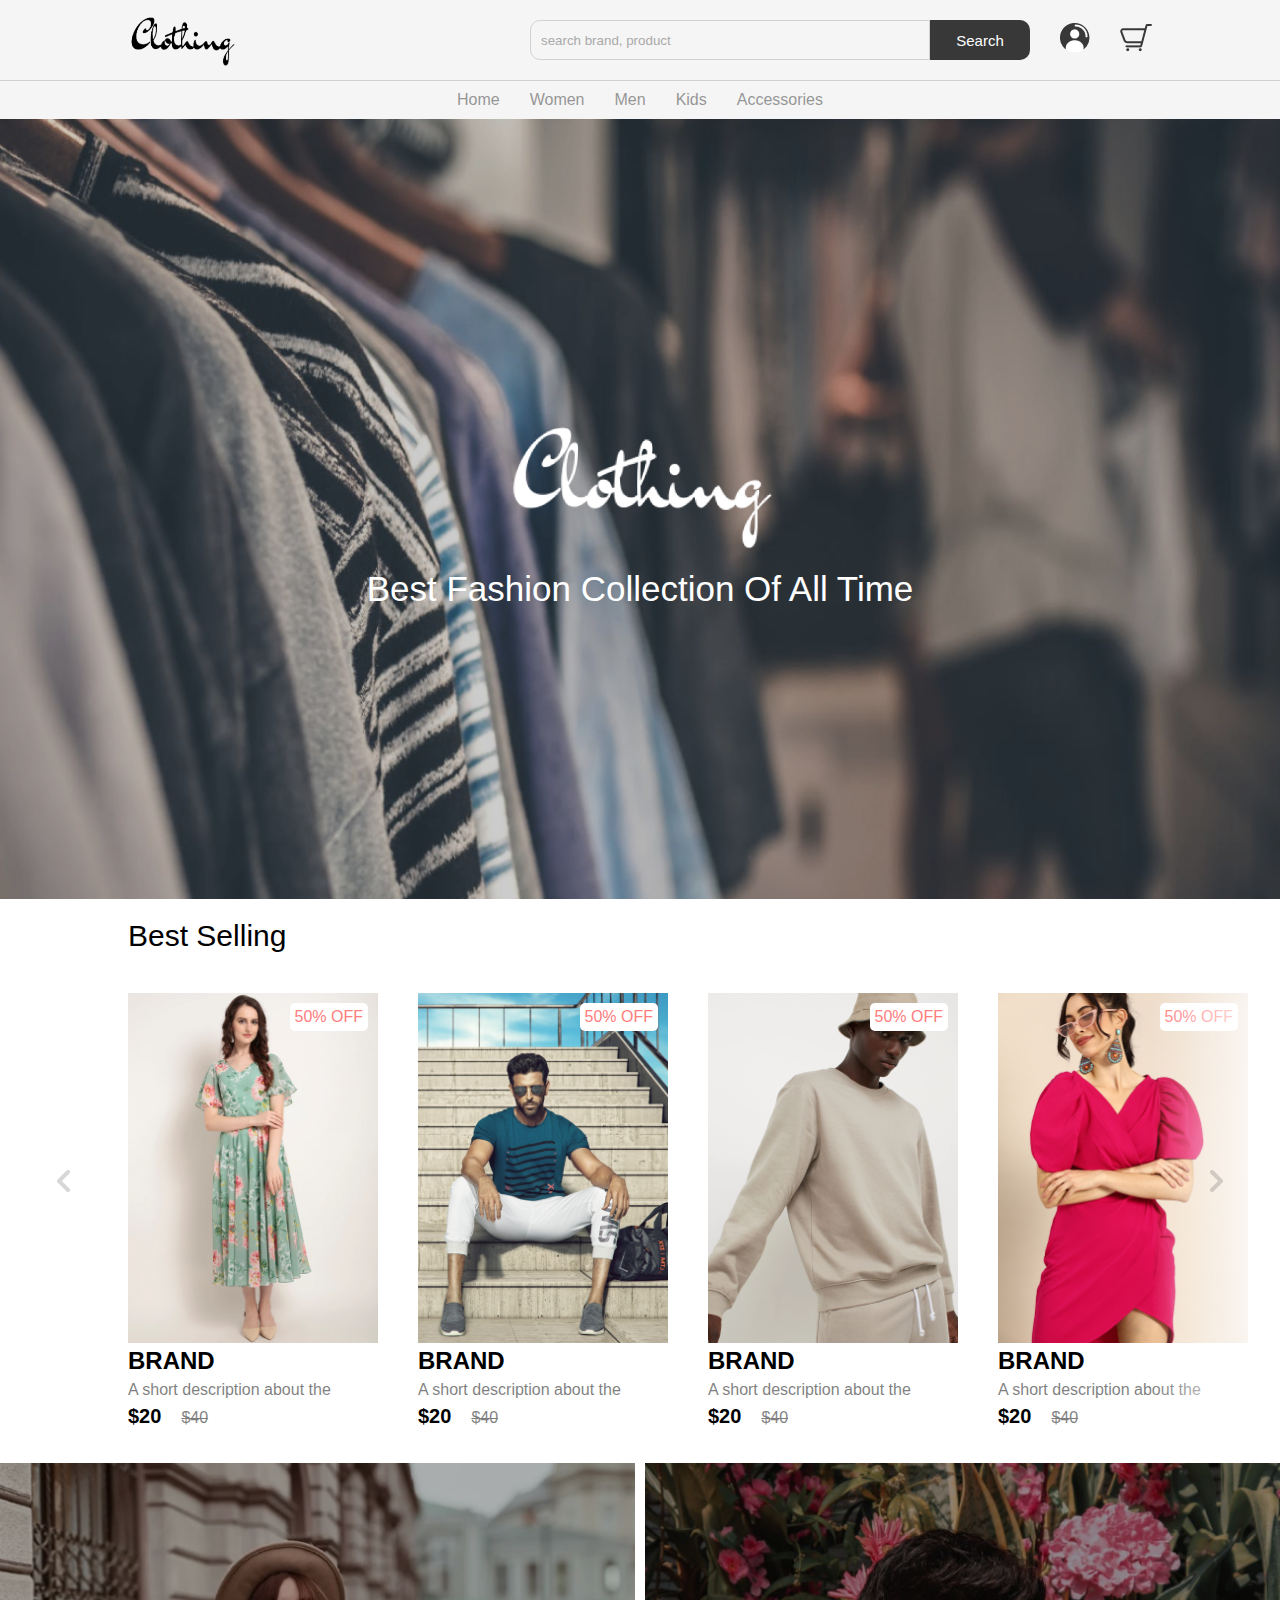
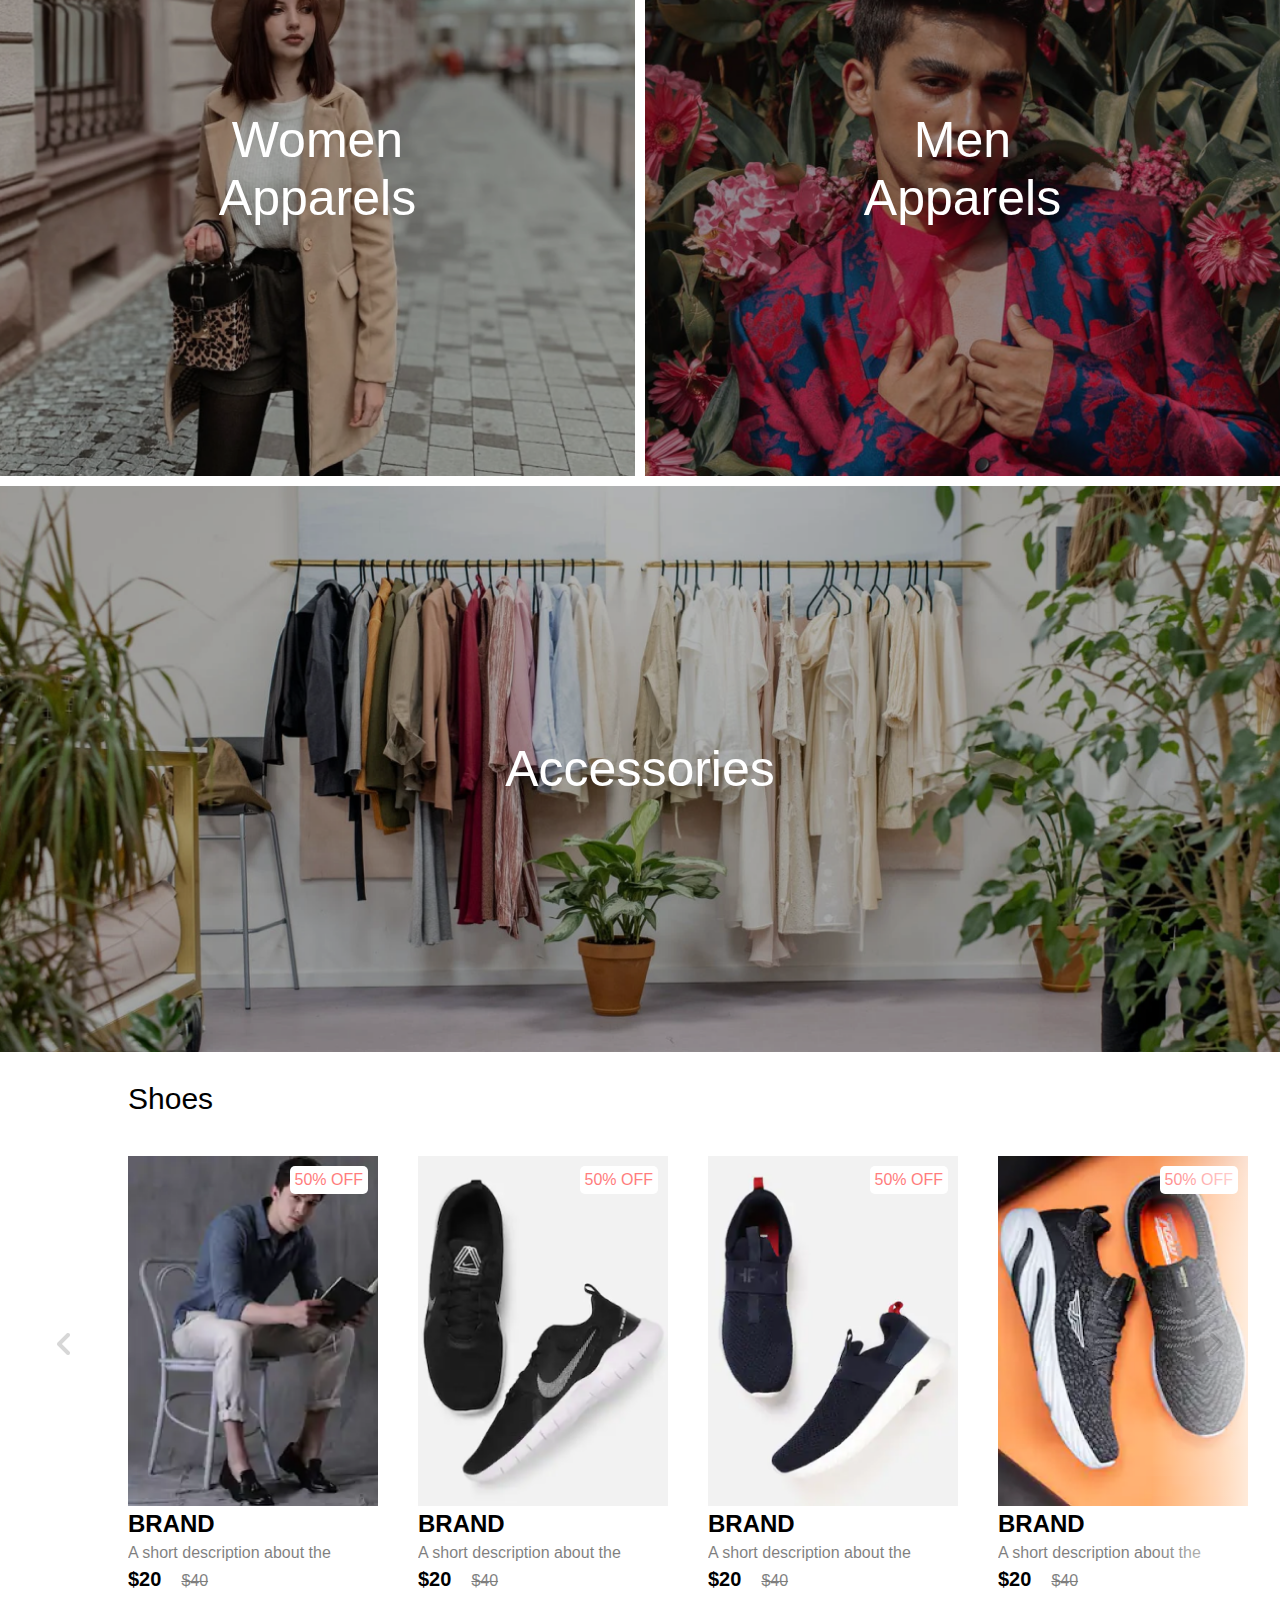
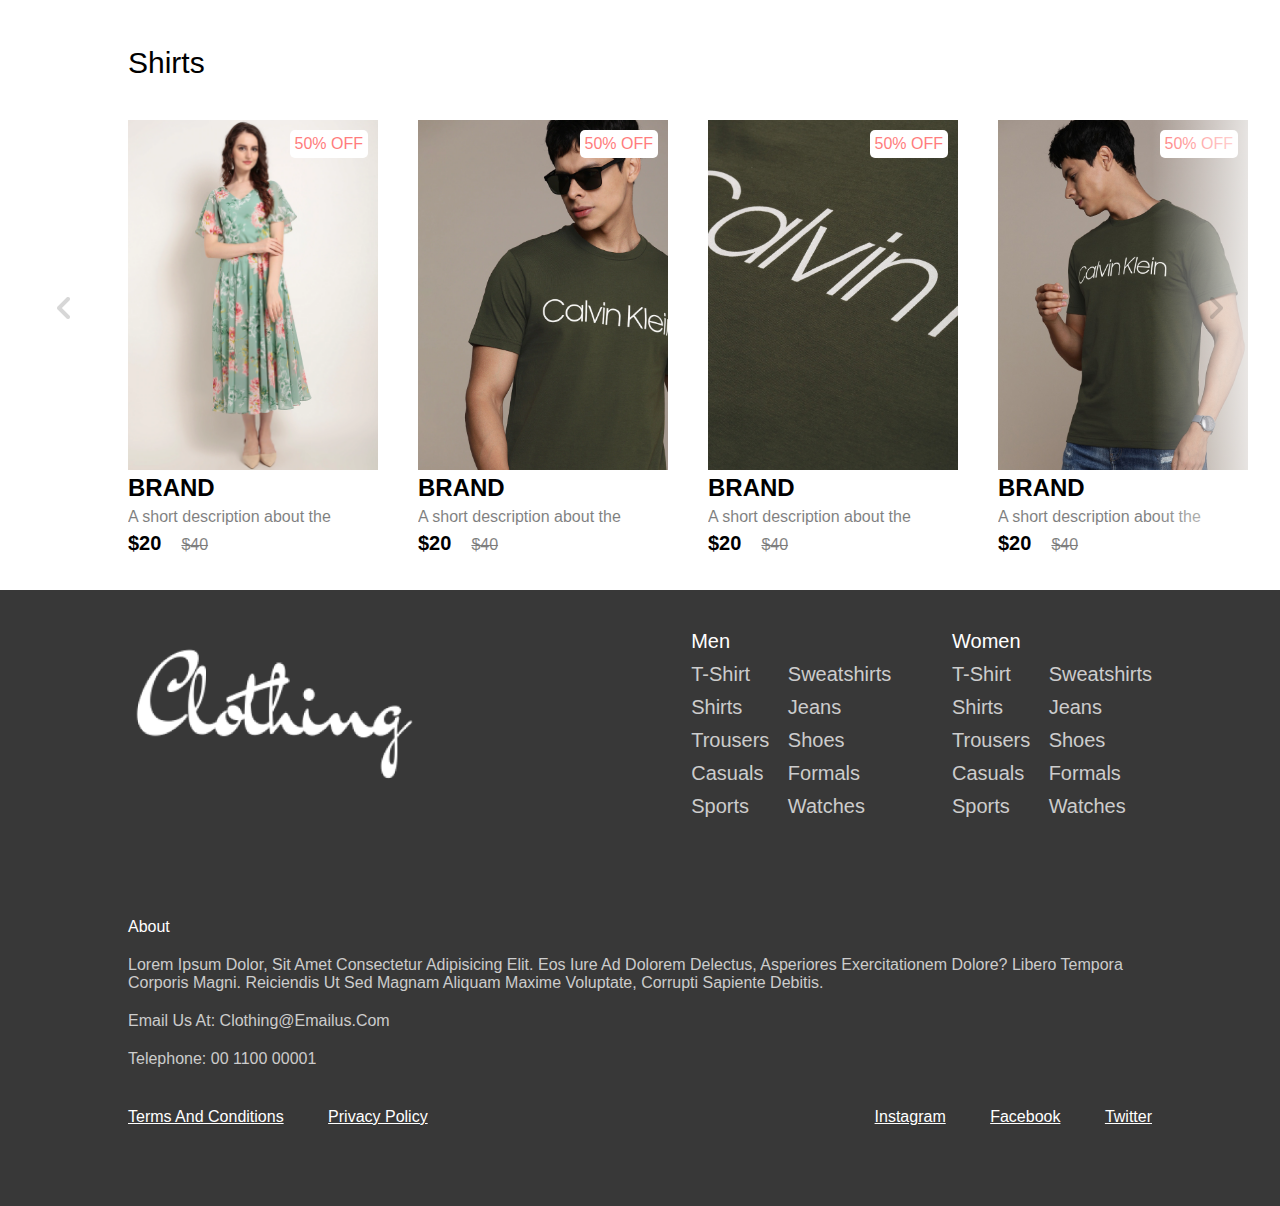
<file: index.html>
<!DOCTYPE html>
<html lang="en">
<head>
    <meta charset="UTF-8">
    <meta http-equiv="X-UA-Compatible" content="IE=edge">
    <meta name="viewport" content="width=device-width, initial-scale=1.0">
    <link rel="stylesheet" href="public/css/home.css">
    <title>Clothing - Best Apparels Online Store</title>
</head>
<body>
    <!-- NAVBAR-->
    <nav class="navbar">

    </nav>   
    <!-- HERO-SECTION-->
    <header class="hero-section">
        <div class="content">
            <img src="public/img/light-logo.png" class="logo" alt="light-logo">
            <p class="sub-heading">best fashion collection of all time</p>
        </div>
    </header>

    <!-- cards-container -->
    <section class="product">
        <h2 class="product-category">best selling</h2>
        <button class="pre-btn"><img src="public/img/arrow.png" alt="Arrow Icon"></button>
        <button class="next-btn"><img src="public/img/arrow.png" alt="Arrow Icon"></button>
        <div class="product-container">
            <div class="product-card">
                <div class="product-image">
                    <span class="discount-tag">50% off</span>
                    <img src="public/img/card1.png" class="product-thumb" alt="photo">
                    <button class="card-btn">add to wishlist</button>
                </div>
                <div class="product-info">
                    <h2 class="product-brand">Brand</h2>
                    <p class="product-short-description">A short description about the clothing would go here</p>
                    <span class="price">$20</span><span class="actual-price">$40</span>
                </div>
            </div>
            <div class="product-card">
                <div class="product-image">
                    <span class="discount-tag">50% off</span>
                    <img src="public/img/card2.png" class="product-thumb" alt="photo">
                    <button class="card-btn">add to wishlist</button>
                </div>
                <div class="product-info">
                    <h2 class="product-brand">Brand</h2>
                    <p class="product-short-description">A short description about the clothing would go here</p>
                    <span class="price">$20</span><span class="actual-price">$40</span>
                </div>
            </div>
            <div class="product-card">
                <div class="product-image">
                    <span class="discount-tag">50% off</span>
                    <img src="public/img/card3.png" class="product-thumb" alt="photo">
                    <button class="card-btn">add to wishlist</button>
                </div>
                <div class="product-info">
                    <h2 class="product-brand">Brand</h2>
                    <p class="product-short-description">A short description about the clothing would go here</p>
                    <span class="price">$20</span><span class="actual-price">$40</span>
                </div>
            </div>
            <div class="product-card">
                <div class="product-image">
                    <span class="discount-tag">50% off</span>
                    <img src="public/img/card4.png" class="product-thumb" alt="photo">
                    <button class="card-btn">add to wishlist</button>
                </div>
                <div class="product-info">
                    <h2 class="product-brand">Brand</h2>
                    <p class="product-short-description">A short description about the clothing would go here</p>
                    <span class="price">$20</span><span class="actual-price">$40</span>
                </div>
            </div>
            <div class="product-card">
                <div class="product-image">
                    <span class="discount-tag">50% off</span>
                    <img src="public/img/card5.png" class="product-thumb" alt="photo">
                    <button class="card-btn">add to wishlist</button>
                </div>
                <div class="product-info">
                    <h2 class="product-brand">Brand</h2>
                    <p class="product-short-description">A short description about the clothing would go here</p>
                    <span class="price">$20</span><span class="actual-price">$40</span>
                </div>
            </div>
            <div class="product-card">
                <div class="product-image">
                    <span class="discount-tag">50% off</span>
                    <img src="public/img/card6.png" class="product-thumb" alt="photo">
                    <button class="card-btn">add to wishlist</button>
                </div>
                <div class="product-info">
                    <h2 class="product-brand">Brand</h2>
                    <p class="product-short-description">A short description about the clothing would go here</p>
                    <span class="price">$20</span><span class="actual-price">$40</span>
                </div>
            </div>
            <div class="product-card">
                <div class="product-image">
                    <span class="discount-tag">50% off</span>
                    <img src="public/img/card7.png" class="product-thumb" alt="photo">
                    <button class="card-btn">add to wishlist</button>
                </div>
                <div class="product-info">
                    <h2 class="product-brand">Brand</h2>
                    <p class="product-short-description">A short description about the clothing would go here</p>
                    <span class="price">$20</span><span class="actual-price">$40</span>
                </div>
            </div>
            <div class="product-card">
                <div class="product-image">
                    <span class="discount-tag">50% off</span>
                    <img src="public/img/card8.png" class="product-thumb" alt="photo">
                    <button class="card-btn">add to wishlist</button>
                </div>
                <div class="product-info">
                    <h2 class="product-brand">Brand</h2>
                    <p class="product-short-description">A short description about the clothing would go here</p>
                    <span class="price">$20</span><span class="actual-price">$40</span>
                    <p class="product-sub-heading">select size</p>
                </div>
            </div>
        </div>
    </section>
    <!-- collection -->
    <section class="collection-container">
        <a href="#" class="collection">
           <img src="public/img/women-collection.png" alt="women-collection">
           <p class="collection-title">women <br> apparels</p>
        </a>
        <a href="#" class="collection">
            <img src="public/img/men-collection.png" alt="men-collection">
            <p class="collection-title">men <br> apparels</p>
         </a>
         <a href="#" class="collection">
            <img src="public/img/accessories-collection.png" alt="accessories-collection">
            <p class="collection-title">accessories</p>
         </a>
    </section>
    <section class="product">
        <h2 class="product-category">Shoes</h2>
        <button class="pre-btn"><img src="public/img/arrow.png" alt="Arrow Icon"></button>
        <button class="next-btn"><img src="public/img/arrow.png" alt="Arrow Icon"></button>
        <div class="product-container">
            <div class="product-card">
                <div class="product-image">
                    <span class="discount-tag">50% off</span>
                    <img src="public/img/card8.png" class="product-thumb" alt="photo">
                    <button class="card-btn">add to wishlist</button>
                </div>
                <div class="product-info">
                    <h2 class="product-brand">Brand</h2>
                    <p class="product-short-description">A short description about the clothing would go here</p>
                    <span class="price">$20</span><span class="actual-price">$40</span>
                </div>
            </div>
            <div class="product-card">
                <div class="product-image">
                    <span class="discount-tag">50% off</span>
                    <img src="public/img/card9.png" class="product-thumb" alt="photo">
                    <button class="card-btn">add to wishlist</button>
                </div>
                <div class="product-info">
                    <h2 class="product-brand">Brand</h2>
                    <p class="product-short-description">A short description about the clothing would go here</p>
                    <span class="price">$20</span><span class="actual-price">$40</span>
                </div>
            </div>
            <div class="product-card">
                <div class="product-image">
                    <span class="discount-tag">50% off</span>
                    <img src="public/img/card10.png" class="product-thumb" alt="photo">
                    <button class="card-btn">add to wishlist</button>
                </div>
                <div class="product-info">
                    <h2 class="product-brand">Brand</h2>
                    <p class="product-short-description">A short description about the clothing would go here</p>
                    <span class="price">$20</span><span class="actual-price">$40</span>
                </div>
            </div>
            <div class="product-card">
                <div class="product-image">
                    <span class="discount-tag">50% off</span>
                    <img src="public/img/card11.png" class="product-thumb" alt="photo">
                    <button class="card-btn">add to wishlist</button>
                </div>
                <div class="product-info">
                    <h2 class="product-brand">Brand</h2>
                    <p class="product-short-description">A short description about the clothing would go here</p>
                    <span class="price">$20</span><span class="actual-price">$40</span>
                </div>
            </div>
            <div class="product-card">
                <div class="product-image">
                    <span class="discount-tag">50% off</span>
                    <img src="public/img/card12.png" class="product-thumb" alt="photo">
                    <button class="card-btn">add to wishlist</button>
                </div>
                <div class="product-info">
                    <h2 class="product-brand">Brand</h2>
                    <p class="product-short-description">A short description about the clothing would go here</p>
                    <span class="price">$20</span><span class="actual-price">$40</span>
                </div>
            </div>
          
        </div>
    </section>
    <section class="product">
        <h2 class="product-category">Shirts</h2>
        <button class="pre-btn"><img src="public/img/arrow.png" alt="Arrow Icon"></button>
        <button class="next-btn"><img src="public/img/arrow.png" alt="Arrow Icon"></button>
        <div class="product-container">
            <div class="product-card">
                <div class="product-image">
                    <span class="discount-tag">50% off</span>
                    <img src="public/img/card1.png" class="product-thumb" alt="photo">
                    <button class="card-btn">add to wishlist</button>
                </div>
                <div class="product-info">
                    <h2 class="product-brand">Brand</h2>
                    <p class="product-short-description">A short description about the clothing would go here</p>
                    <span class="price">$20</span><span class="actual-price">$40</span>
                </div>
            </div>
            <div class="product-card">
                <div class="product-image">
                    <span class="discount-tag">50% off</span>
                    <img src="public/img/product image 1.png" class="product-thumb" alt="photo">
                    <button class="card-btn">add to wishlist</button>
                </div>
                <div class="product-info">
                    <h2 class="product-brand">Brand</h2>
                    <p class="product-short-description">A short description about the clothing would go here</p>
                    <span class="price">$20</span><span class="actual-price">$40</span>
                </div>
            </div>
            <div class="product-card">
                <div class="product-image">
                    <span class="discount-tag">50% off</span>
                    <img src="public/img/product image 2.png" class="product-thumb" alt="photo">
                    <button class="card-btn">add to wishlist</button>
                </div>
                <div class="product-info">
                    <h2 class="product-brand">Brand</h2>
                    <p class="product-short-description">A short description about the clothing would go here</p>
                    <span class="price">$20</span><span class="actual-price">$40</span>
                </div>
            </div>
            <div class="product-card">
                <div class="product-image">
                    <span class="discount-tag">50% off</span>
                    <img src="public/img/product image 3.png" class="product-thumb" alt="photo">
                    <button class="card-btn">add to wishlist</button>
                </div>
                <div class="product-info">
                    <h2 class="product-brand">Brand</h2>
                    <p class="product-short-description">A short description about the clothing would go here</p>
                    <span class="price">$20</span><span class="actual-price">$40</span>
                </div>
            </div>
            <div class="product-card">
                <div class="product-image">
                    <span class="discount-tag">50% off</span>
                    <img src="public/img/product image 4.png" class="product-thumb" alt="photo">
                    <button class="card-btn">add to wishlist</button>
                </div>
                <div class="product-info">
                    <h2 class="product-brand">Brand</h2>
                    <p class="product-short-description">A short description about the clothing would go here</p>
                    <span class="price">$20</span><span class="actual-price">$40</span>
                </div>
            </div>
            <div class="product-card">
                <div class="product-image">
                    <span class="discount-tag">50% off</span>
                    <img src="public/img/card6.png" class="product-thumb" alt="photo">
                    <button class="card-btn">add to wishlist</button>
                </div>
                <div class="product-info">
                    <h2 class="product-brand">Brand</h2>
                    <p class="product-short-description">A short description about the clothing would go here</p>
                    <span class="price">$20</span><span class="actual-price">$40</span>
                </div>
            </div>
            <div class="product-card">
                <div class="product-image">
                    <span class="discount-tag">50% off</span>
                    <img src="public/img/card7.png" class="product-thumb" alt="photo">
                    <button class="card-btn">add to wishlist</button>
                </div>
                <div class="product-info">
                    <h2 class="product-brand">Brand</h2>
                    <p class="product-short-description">A short description about the clothing would go here</p>
                    <span class="price">$20</span><span class="actual-price">$40</span>
                </div>
            </div>
            <div class="product-card">
                <div class="product-image">
                    <span class="discount-tag">50% off</span>
                    <img src="public/img/card8.png" class="product-thumb" alt="photo">
                    <button class="card-btn">add to wishlist</button>
                </div>
                <div class="product-info">
                    <h2 class="product-brand">Brand</h2>
                    <p class="product-short-description">A short description about the clothing would go here</p>
                    <span class="price">$20</span><span class="actual-price">$40</span>
                </div>
            </div>
        </div>
    </section>

    <footer>
        
    </footer>
    <script src="public/js/nav.js"></script>
    <script src="public/js/home.js"></script>
    <script src="public/js/footer.js"></script>

</body>
</html>
</file>
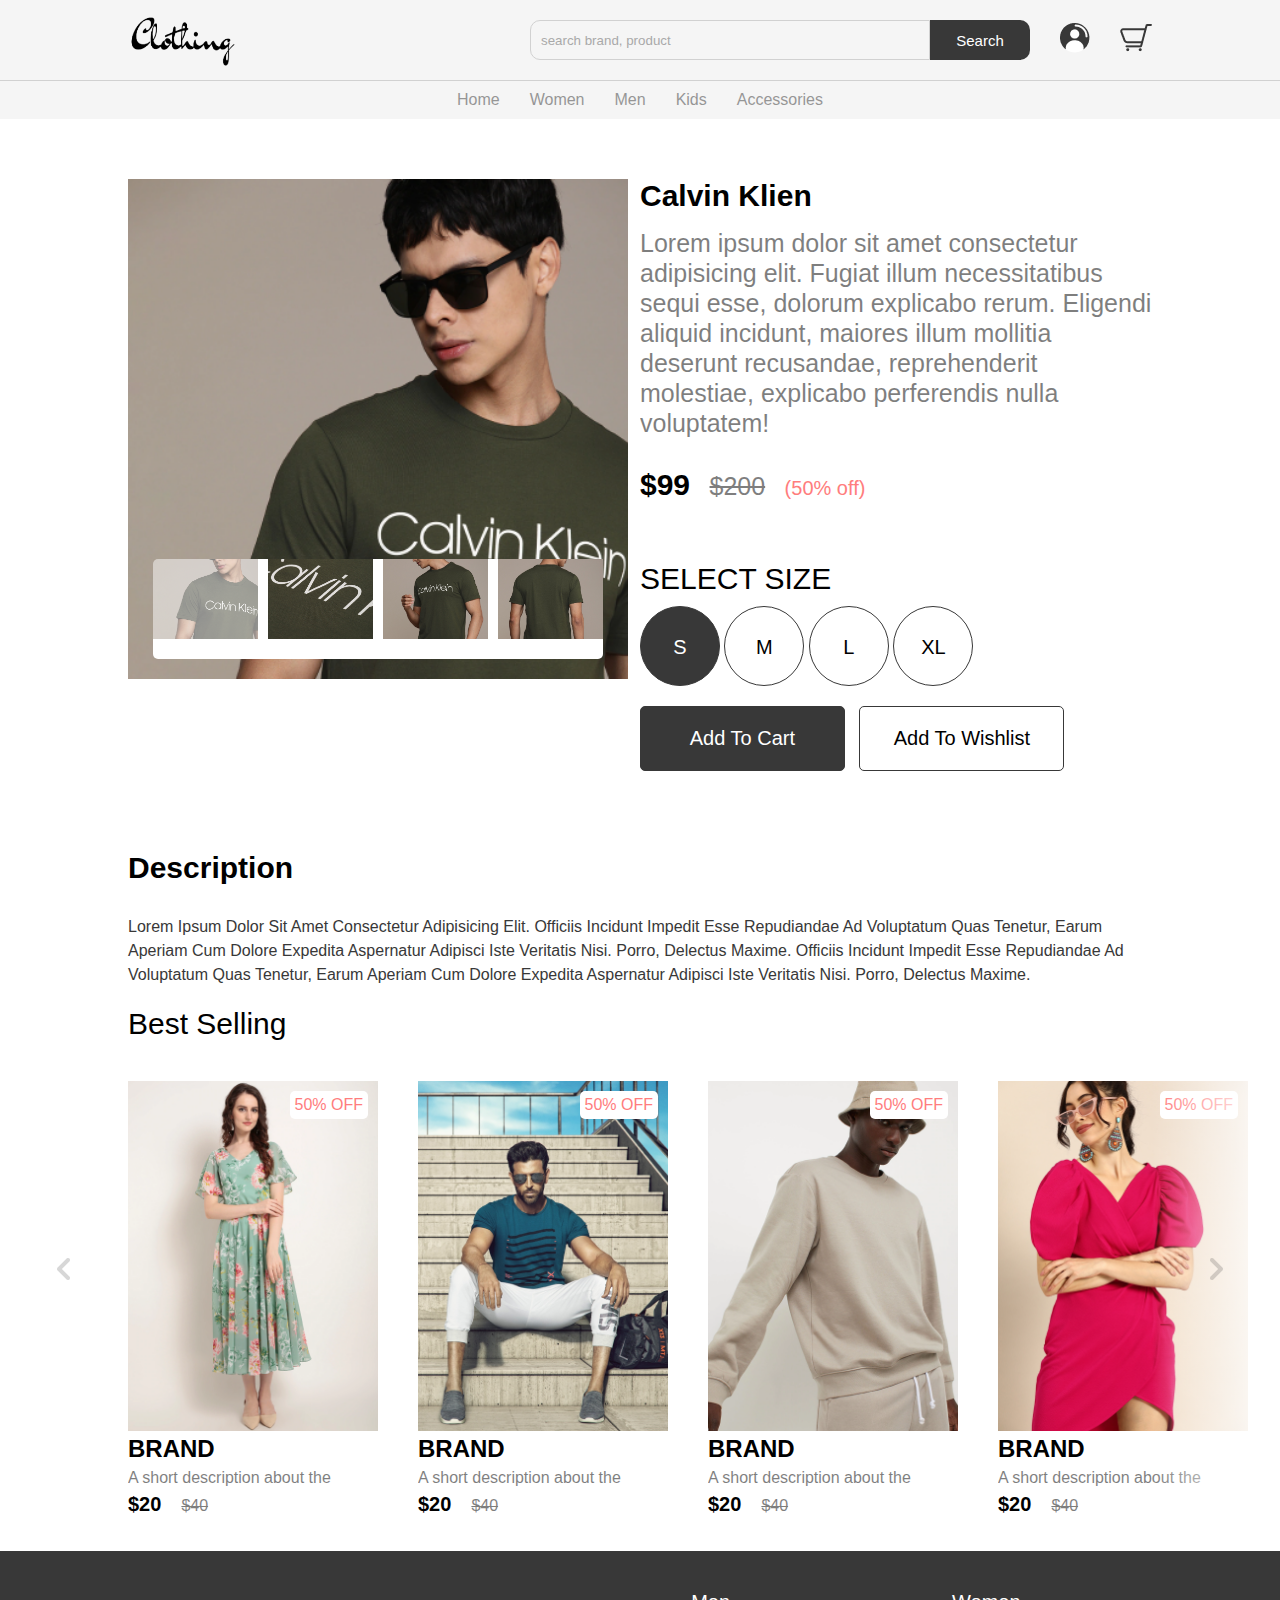
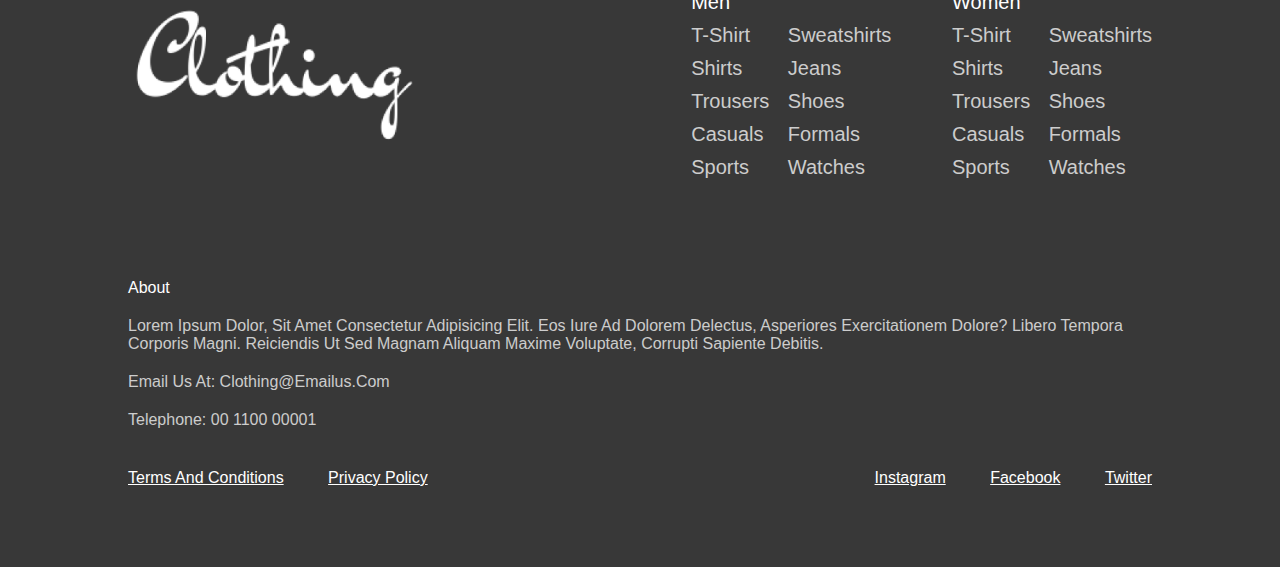
<file: product.html>
<!DOCTYPE html>
<html lang="en">
<head>
    <meta charset="UTF-8">
    <meta http-equiv="X-UA-Compatible" content="IE=edge">
    <meta name="viewport" content="width=device-width, initial-scale=1.0">
    <title>Product - </title>
    <link rel="stylesheet" href="public/css/home.css">
    <link rel="stylesheet" href="public/css/product.css">
</head>
<body>
   <nav class="navbar"></nav> 
   <section class="product-details">
       <div class="image-slider">
           <div class="product-images">
               <img src="public/img/product image 1.png" class="active" alt="product shot">
               <img src="public/img/product image 2.png" alt="product shot">
               <img src="public/img/product image 3.png" alt="product shot">
               <img src="public/img/product image 4.png" alt="product shot">
           </div>
       </div>
       <div class="details">
           <h2 class="product-brand">calvin klien</h2>
           <p class="product-short-description">Lorem ipsum dolor sit amet consectetur adipisicing elit. Fugiat illum necessitatibus sequi esse, dolorum explicabo rerum. Eligendi aliquid incidunt, maiores illum mollitia deserunt recusandae, reprehenderit molestiae, explicabo perferendis nulla voluptatem!</p>
           <span class="product-price">$99</span>
           <span class="product-actual-price">$200</span>
           <span class="product-discount">(50% off)</span>
           <p class="product-sub-heading">select size</p>
           <input type="radio" name="size" value="s" checked hidden id="s-size">
            <label for="s-size" class="size-radio-btn check">s</label>
           <input type="radio" name="size" value="m" hidden id="m-size">
            <label for="m-size" class="size-radio-btn">m</label>
           <input type="radio" name="size" value="l" hidden id="l-size">
            <label for="L-size" class="size-radio-btn">L</label>
           <input type="radio" name="size" value="XL" hidden id="xl-size">
            <label for="xl-size" class="size-radio-btn">XL</label>
         <p>
            <button class="btn cart-btn">add to cart</button>
            <button class="btn">add to wishlist </button>
        </p>
       </div>
   </section>
  
  <section class="detail-des">
      <h2 class="heading">
          Description
      </h2>
      <p class="des">
          Lorem ipsum dolor sit amet consectetur adipisicing elit. Officiis incidunt impedit esse repudiandae ad voluptatum quas tenetur, earum aperiam cum dolore expedita aspernatur adipisci iste veritatis nisi. Porro, delectus maxime. Officiis incidunt impedit esse repudiandae ad voluptatum quas tenetur, earum aperiam cum dolore expedita aspernatur adipisci iste veritatis nisi. Porro, delectus maxime.
      </p>
  </section>
  
   <!-- cards-container -->
   <section class="product">
    <h2 class="product-category">best selling</h2>
    <button class="pre-btn"><img src="public/img/arrow.png" alt="Arrow Icon"></button>
    <button class="next-btn"><img src="public/img/arrow.png" alt="Arrow Icon"></button>
    <div class="product-container">
        <div class="product-card">
            <div class="product-image">
                <span class="discount-tag">50% off</span>
                <img src="public/img/card1.png" class="product-thumb" alt="photo">
                <button class="card-btn">add to wishlist</button>
            </div>
            <div class="product-info">
                <h2 class="product-brand">Brand</h2>
                <p class="product-short-description">A short description about the clothing would go here</p>
                <span class="price">$20</span><span class="actual-price">$40</span>
            </div>
        </div>
        <div class="product-card">
            <div class="product-image">
                <span class="discount-tag">50% off</span>
                <img src="public/img/card2.png" class="product-thumb" alt="photo">
                <button class="card-btn">add to wishlist</button>
            </div>
            <div class="product-info">
                <h2 class="product-brand">Brand</h2>
                <p class="product-short-description">A short description about the clothing would go here</p>
                <span class="price">$20</span><span class="actual-price">$40</span>
            </div>
        </div>
        <div class="product-card">
            <div class="product-image">
                <span class="discount-tag">50% off</span>
                <img src="public/img/card3.png" class="product-thumb" alt="photo">
                <button class="card-btn">add to wishlist</button>
            </div>
            <div class="product-info">
                <h2 class="product-brand">Brand</h2>
                <p class="product-short-description">A short description about the clothing would go here</p>
                <span class="price">$20</span><span class="actual-price">$40</span>
            </div>
        </div>
        <div class="product-card">
            <div class="product-image">
                <span class="discount-tag">50% off</span>
                <img src="public/img/card4.png" class="product-thumb" alt="photo">
                <button class="card-btn">add to wishlist</button>
            </div>
            <div class="product-info">
                <h2 class="product-brand">Brand</h2>
                <p class="product-short-description">A short description about the clothing would go here</p>
                <span class="price">$20</span><span class="actual-price">$40</span>
            </div>
        </div>
        <div class="product-card">
            <div class="product-image">
                <span class="discount-tag">50% off</span>
                <img src="public/img/card5.png" class="product-thumb" alt="photo">
                <button class="card-btn">add to wishlist</button>
            </div>
            <div class="product-info">
                <h2 class="product-brand">Brand</h2>
                <p class="product-short-description">A short description about the clothing would go here</p>
                <span class="price">$20</span><span class="actual-price">$40</span>
            </div>
        </div>
        <div class="product-card">
            <div class="product-image">
                <span class="discount-tag">50% off</span>
                <img src="public/img/card6.png" class="product-thumb" alt="photo">
                <button class="card-btn">add to wishlist</button>
            </div>
            <div class="product-info">
                <h2 class="product-brand">Brand</h2>
                <p class="product-short-description">A short description about the clothing would go here</p>
                <span class="price">$20</span><span class="actual-price">$40</span>
            </div>
        </div>
        <div class="product-card">
            <div class="product-image">
                <span class="discount-tag">50% off</span>
                <img src="public/img/card7.png" class="product-thumb" alt="photo">
                <button class="card-btn">add to wishlist</button>
            </div>
            <div class="product-info">
                <h2 class="product-brand">Brand</h2>
                <p class="product-short-description">A short description about the clothing would go here</p>
                <span class="price">$20</span><span class="actual-price">$40</span>
            </div>
        </div>
        <div class="product-card">
            <div class="product-image">
                <span class="discount-tag">50% off</span>
                <img src="public/img/card8.png" class="product-thumb" alt="photo">
                <button class="card-btn">add to wishlist</button>
            </div>
            <div class="product-info">
                <h2 class="product-brand">Brand</h2>
                <p class="product-short-description">A short description about the clothing would go here</p>
                <span class="price">$20</span><span class="actual-price">$40</span>
            </div>
        </div>
    </div>
</section>
   <footer></footer>
   <script src="public/js/nav.js"></script>
   <script src="public/js/product.js"></script>
   <script src="public/js/footer.js"></script>
</body>
</html>
</file>
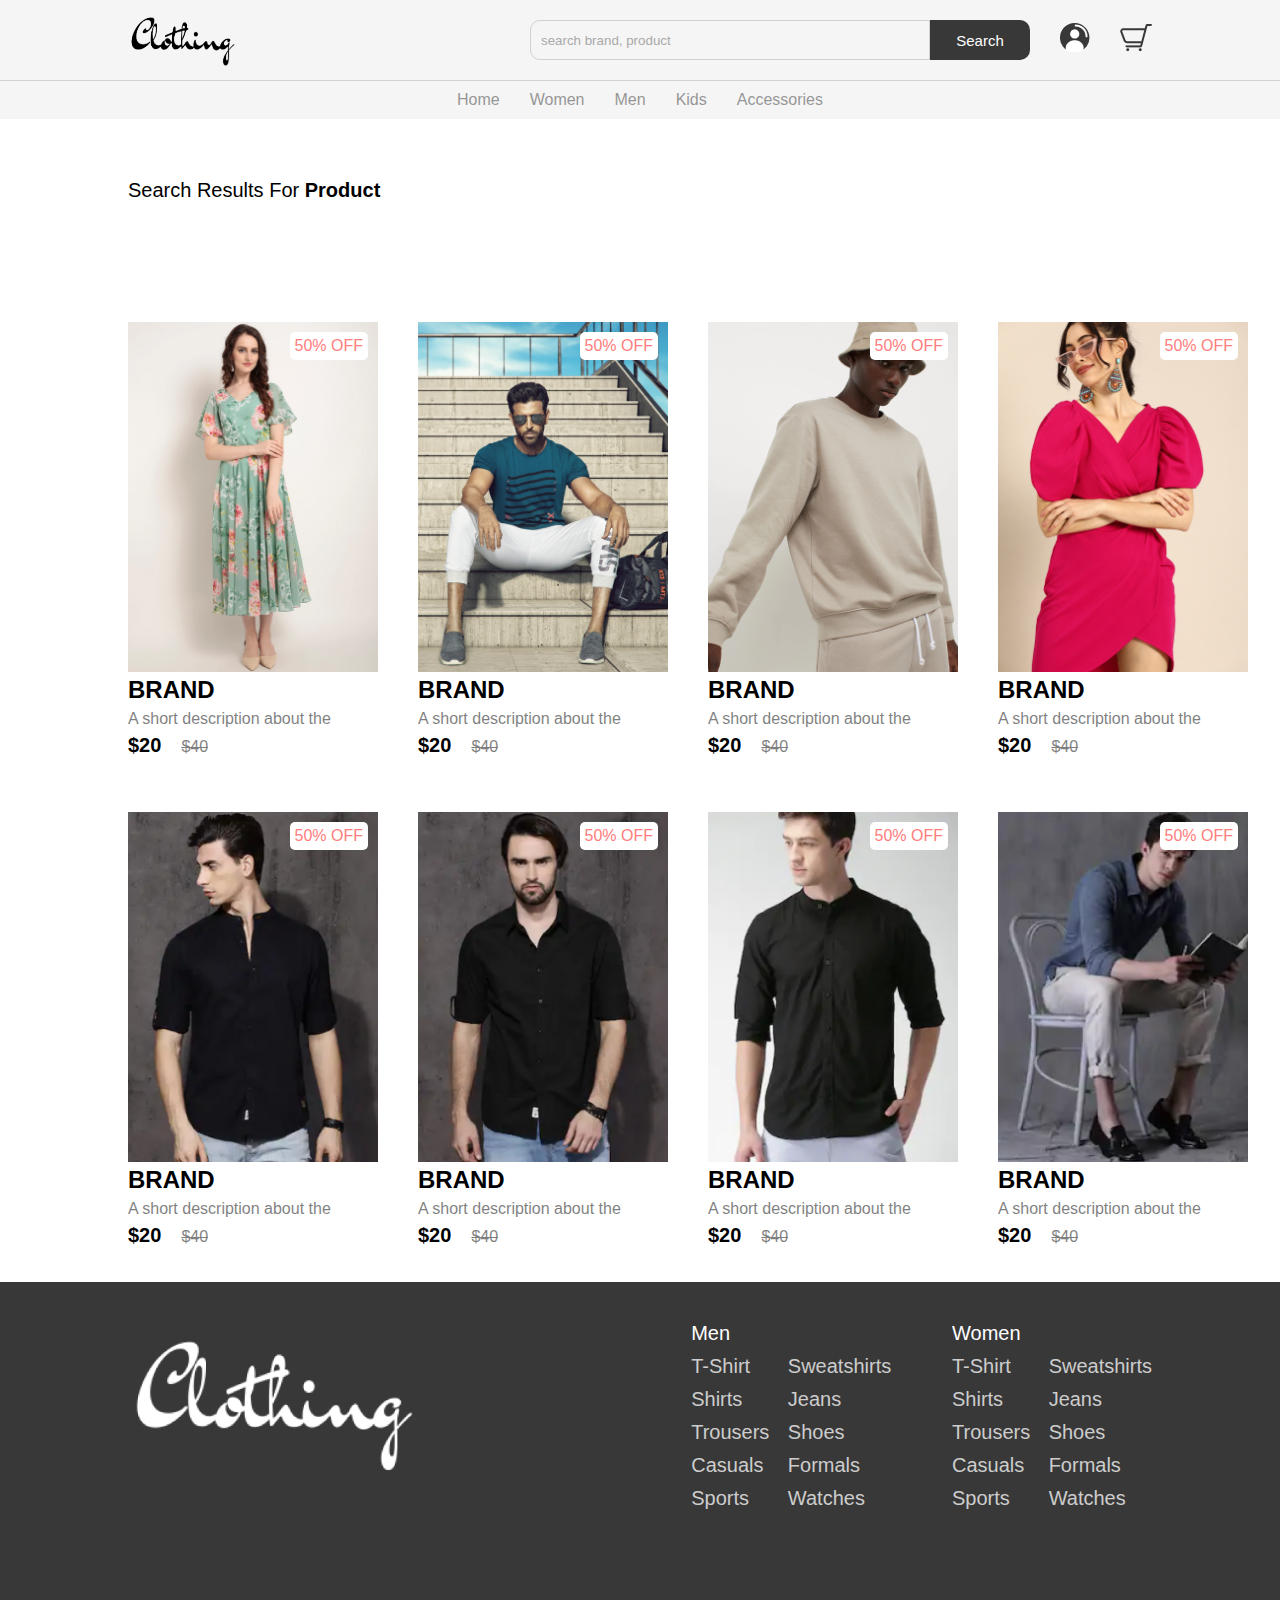
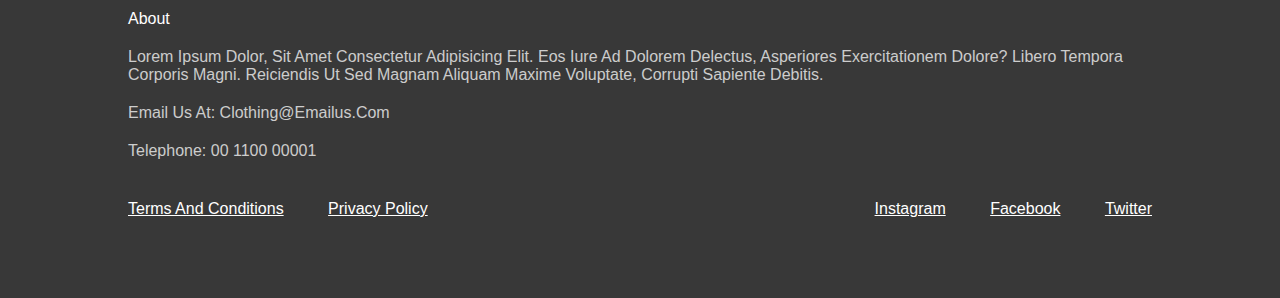
<file: search.html>
<!DOCTYPE html>
<html lang="en">
<head>
    <meta charset="UTF-8">
    <meta http-equiv="X-UA-Compatible" content="IE=edge">
    <meta name="viewport" content="width=device-width, initial-scale=1.0">
    <title>Search Results -</title>
    <link rel="stylesheet" href="public/css/home.css">
    <link rel="stylesheet" href="public/css/search.css">
</head>
<body>
    <nav class="navbar"></nav>
    <section class="search-results">
        <h2 class="heading">search results for <span>product</span></h2>
    </section>

 <!-- cards-container -->
 <section class="product">
    <div class="product-container">
        <div class="product-card">
            <div class="product-image">
                <span class="discount-tag">50% off</span>
                <img src="public/img/card1.png" class="product-thumb" alt="photo">
                <button class="card-btn">add to wishlist</button>
            </div>
            <div class="product-info">
                <h2 class="product-brand">Brand</h2>
                <p class="product-short-description">A short description about the clothing would go here</p>
                <span class="price">$20</span><span class="actual-price">$40</span>
            </div>
        </div>
        <div class="product-card">
            <div class="product-image">
                <span class="discount-tag">50% off</span>
                <img src="public/img/card2.png" class="product-thumb" alt="photo">
                <button class="card-btn">add to wishlist</button>
            </div>
            <div class="product-info">
                <h2 class="product-brand">Brand</h2>
                <p class="product-short-description">A short description about the clothing would go here</p>
                <span class="price">$20</span><span class="actual-price">$40</span>
            </div>
        </div>
        <div class="product-card">
            <div class="product-image">
                <span class="discount-tag">50% off</span>
                <img src="public/img/card3.png" class="product-thumb" alt="photo">
                <button class="card-btn">add to wishlist</button>
            </div>
            <div class="product-info">
                <h2 class="product-brand">Brand</h2>
                <p class="product-short-description">A short description about the clothing would go here</p>
                <span class="price">$20</span><span class="actual-price">$40</span>
            </div>
        </div>
        <div class="product-card">
            <div class="product-image">
                <span class="discount-tag">50% off</span>
                <img src="public/img/card4.png" class="product-thumb" alt="photo">
                <button class="card-btn">add to wishlist</button>
            </div>
            <div class="product-info">
                <h2 class="product-brand">Brand</h2>
                <p class="product-short-description">A short description about the clothing would go here</p>
                <span class="price">$20</span><span class="actual-price">$40</span>
            </div>
        </div>
        <div class="product-card">
            <div class="product-image">
                <span class="discount-tag">50% off</span>
                <img src="public/img/card5.png" class="product-thumb" alt="photo">
                <button class="card-btn">add to wishlist</button>
            </div>
            <div class="product-info">
                <h2 class="product-brand">Brand</h2>
                <p class="product-short-description">A short description about the clothing would go here</p>
                <span class="price">$20</span><span class="actual-price">$40</span>
            </div>
        </div>
        <div class="product-card">
            <div class="product-image">
                <span class="discount-tag">50% off</span>
                <img src="public/img/card6.png" class="product-thumb" alt="photo">
                <button class="card-btn">add to wishlist</button>
            </div>
            <div class="product-info">
                <h2 class="product-brand">Brand</h2>
                <p class="product-short-description">A short description about the clothing would go here</p>
                <span class="price">$20</span><span class="actual-price">$40</span>
            </div>
        </div>
        <div class="product-card">
            <div class="product-image">
                <span class="discount-tag">50% off</span>
                <img src="public/img/card7.png" class="product-thumb" alt="photo">
                <button class="card-btn">add to wishlist</button>
            </div>
            <div class="product-info">
                <h2 class="product-brand">Brand</h2>
                <p class="product-short-description">A short description about the clothing would go here</p>
                <span class="price">$20</span><span class="actual-price">$40</span>
            </div>
        </div>
        <div class="product-card">
            <div class="product-image">
                <span class="discount-tag">50% off</span>
                <img src="public/img/card8.png" class="product-thumb" alt="photo">
                <button class="card-btn">add to wishlist</button>
            </div>
            <div class="product-info">
                <h2 class="product-brand">Brand</h2>
                <p class="product-short-description">A short description about the clothing would go here</p>
                <span class="price">$20</span><span class="actual-price">$40</span>
            </div>
        </div>
    </div>
</section>







    <footer></footer>


    <script src="public/js/nav.js"></script>
    <script src="public/js/footer.js"></script>
</body>
</html>
</file>
<file: public/css/home.css>
@import url('nav.css');
@import url('footer.css');
@import url('product.css');

.hero-section {
    width: 100%;
    height: calc(100vh - 120px);
    background-image: url('../img/header.png');
    background-size: cover;
    display: flex;
    justify-content: center;
    align-items: center;
}

.hero-section .logo {
    height: 150px;
    display: block;
    margin: auto;
}
.hero-section .sub-heading {
    margin-top: 10px;
    text-align: center;
    color: #fff;
    text-transform: capitalize;
    font-size: 35px;
    font-weight: 300;
}
.product {
    position: relative;
    overflow: hidden;
    padding: 20px 0;
}
.product-category {
    padding: 0 10vw;
    font-size: 30px;
    font-weight: 500;
    margin-bottom: 40px;
    text-transform: capitalize;
}

.product-container {
    padding: 0 10vw;
    display: flex;
    overflow-x: auto;
    scroll-behavior: smooth;
}
.product-container::-webkit-scrollbar {
    display: none;
}
.product-card {
   flex: 0 0 auto;
   width: 250px;
   height: 450px;
   margin-right: 40px;
}
.discount-tag {
    position: absolute;
    background: #fff;
    padding: 5px;
    border-radius: 5px;
    color: #ff7d7d;
    right: 10px;
    top: 10px;
    text-transform: uppercase;
}
.product-image {
    position: relative;
    overflow: hidden;
}
.product-thumb {
    width: 100%;
    height: 350px;
    object-fit: cover;
}
.card-btn {
    position: absolute;
    bottom: 10px;
    left: 50%;
    transform: translateX(-50%);
    padding: 10px;
    width: 90%;
    text-transform: capitalize;
    border: none;
    border-radius: 5px;
    outline: none;
    background: white;
    transition: 0.5s ease;
    cursor: pointer;
    opacity: 0;

}

.product-card:hover .card-btn {
    opacity: 1;
}
.card-btn:hover {
    background: #efefef;
}

.product-brand {
    text-transform: uppercase;
}
.product-short-description {
    width: 100%;
    height: 20px;
    line-height: 20px;
    overflow: hidden;
    opacity: 0.5;
    margin: 5px 0;
}
.price {
    font-weight: 900;
    font-size: 20px;
}
.actual-price {
    margin-left: 20px;
    opacity: 0.5;
    text-decoration: line-through;
}
.pre-btn,
.next-btn {
    border: none;
    width: 10vw;
    height: 100%;
    position: absolute;
    top: 0;
    display: flex;
    justify-content: center;
    align-items: center;
    background: linear-gradient(90deg, rgba(255,255,255, 0) 0%, #fff 100%);
    z-index: 8;
}

.pre-btn {
    left: 0;
    transform: rotate(180deg);
}
.next-btn {
    right: 0;
}
.pre-btn img, .next-btn img {
    opacity: 0.2;
}
.pre-btn:hover img, .next-btn:hover img {
    opacity: 1;
}
/* collections */
.collection-container {
    width: 100%;
    display: grid;
    grid-template-columns: repeat(2, 1fr);
    grid-gap: 10px;
}
.collection {
    position: relative;
}
.collection img {
    width: 100%;
    height: 100%;
    object-fit: cover;
}
.collection p {
    position: absolute;
    top: 50%;
    left: 50%;
    transform: translate(-50%, -50%);
    text-align: center;
    color: #fff;
    font-size: 50px;
    text-transform: capitalize;
}
.collection:nth-child(3){
    grid-column: span 2;
    margin-bottom: 10px;
}
</file>
<file: public/css/product.css>
.product-details {
    width: 100%;
    padding: 60px 10vw;
    display: flex;
    justify-content: space-between;
}
.image-slider {
    width: 500px;
    height: 500px;
    position: relative;
    background: url('../img/product\ image\ 1.png');
    background-size: cover;
}
.product-images {
    position: absolute;
    bottom: 20px;
    left: 50%;
    transform: translateX(-50%);
    width: 90%;
    background: #fff;
    border-radius: 5px;
    display: grid;
    grid-template-columns: repeat(4, 1fr);
    height: 100px;
    grid-gap: 10px;
}
.product-images img {
    width: 100%;
    height: 80px;
    object-fit: cover;
    cursor: pointer;
}
.product-images img.active {
    opacity: 0.5;
}
.details {
    width: 50%;
}
.details .product-brand {
    text-transform: capitalize;
    font-size: 30px;
}
.details .product-short-description {
    font-size: 25px;
    line-height: 30px;
    height: auto;
    margin: 15px 0 30px;
}
.product-price {
    font-weight: 700;
    font-size: 30px;
}
.product-actual-price {
    font-size: 25px;
    opacity: 0.5;
    text-decoration: line-through;
    margin: 0 15px;
    font-weight: 300;
}
.product-discount {
    color: #ff7d7d;
    font-size: 20px;
}
.product-sub-heading {
    font-size: 30px;
    text-transform: uppercase;
    margin: 60px 0 10px;

}
.size-radio-btn {
    display: inline-block;
    width: 80px;
    height: 80px;
    font-size: 20px;
    border: 1px solid #383838;
    border-radius: 50%;
    margin-left: 0;
    line-height: 80px;
    text-transform: uppercase;
    cursor: pointer;
    text-align: center;
}
.size-radio-btn.check {
    background: #383838;
    color: #fff;
}
.btn {
    width: 40%;
    padding: 20px;
    border-radius: 5px;
    background: none;
    border: 1px solid #383838;
    font-size: 20px;
    cursor: pointer;
    margin: 20px 0;
    text-transform: capitalize;
}
.cart-btn {
    margin-right: 2%;
    background: #383838;
    color: #fff;
}

.detail-des {
    padding: 0 10vw;
    text-transform: capitalize;
}
.heading {
    font-size: 30px;
    margin-bottom: 30px;
}
.des {
    color: #383838;
    line-height: 1.5;
}
</file>
<file: public/css/search.css>
.search-results {
    width: 100%;
    padding: 60px 0;
}
.heading {
    font-size: 20px;
    text-transform: capitalize;
    font-weight: 400;
    margin-bottom: 40px;
    padding: 0 10vw;
}
.heading span {
    font-weight: 700;
}
.product-container {
    display: grid;
    grid-template-columns: repeat(4, 1fr);
    height: auto;
    grid-row-gap: 40px;
}
</file>
